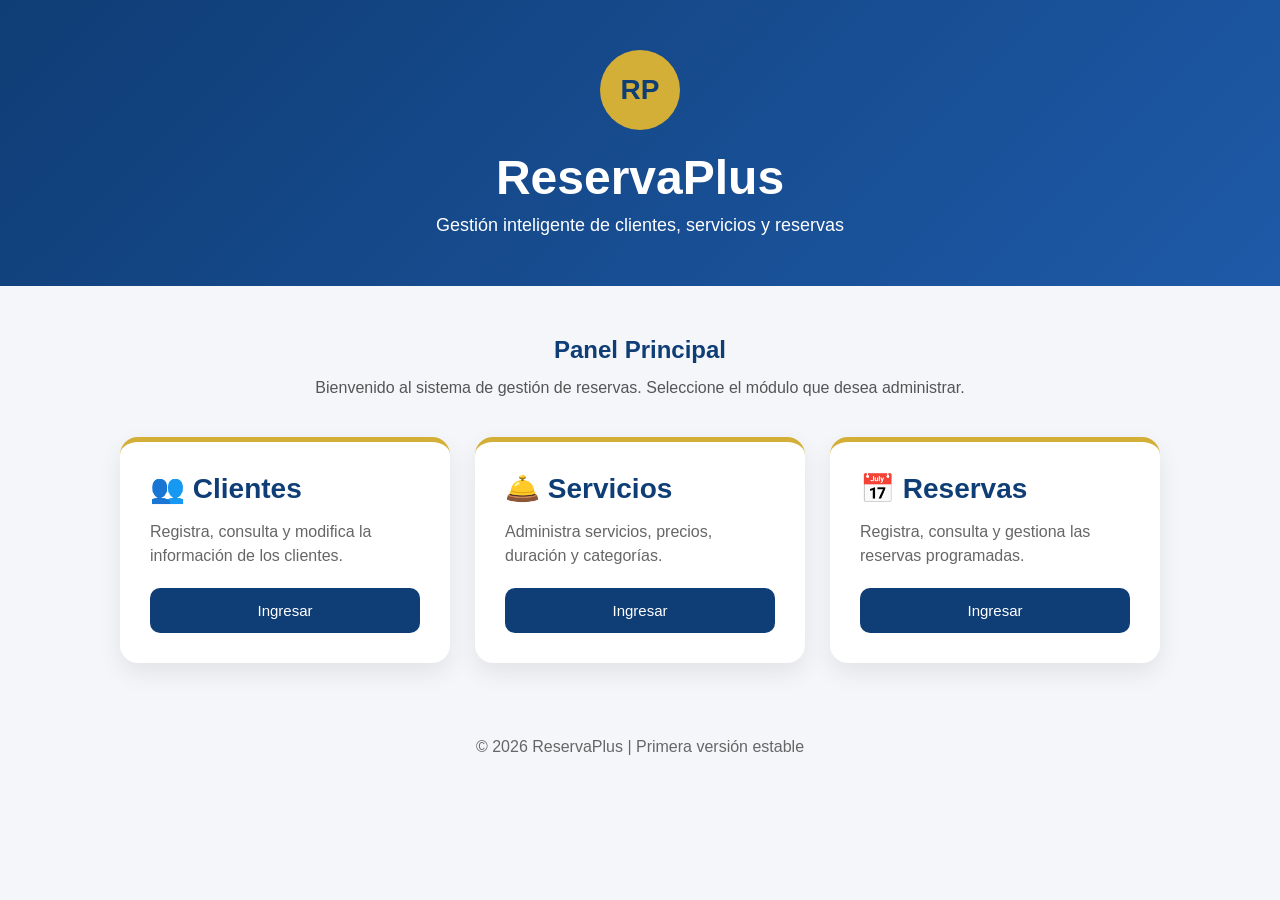
<file: index.html>
<!DOCTYPE html>
<html lang="es">



<head>
    <meta charset="UTF-8">
    <meta name="viewport" content="width=device-width, initial-scale=1.0">
    <title>ReservaPlus</title>
    <link rel="stylesheet" href="css/estilos.css">
</head>



<body>



    <header class="encabezado">



        <div class="logo">
            RP
        </div>



        <h1>ReservaPlus</h1>



        <p>
            Gestión inteligente de clientes,
            servicios y reservas
        </p>



    </header>



    <main class="contenedor">



        <h2>Panel Principal</h2>



        <p>
            Bienvenido al sistema de gestión de reservas.
            Seleccione el módulo que desea administrar.
        </p>



        <section class="modulos">



            <article class="tarjeta">



                <h3>👥 Clientes</h3>



                <p>
                    Registra, consulta y modifica la
                    información de los clientes.
                </p>



                <button
                    onclick="location.href='clientes.html'">
                    Ingresar
                </button>



            </article>



            <article class="tarjeta">



                <h3>🛎️ Servicios</h3>



                <p>
                    Administra servicios, precios,
                    duración y categorías.
                </p>



                <button
                    onclick="location.href='servicios.html'">
                    Ingresar
                </button>



            </article>



            <article class="tarjeta">



                <h3>📅 Reservas</h3>



                <p>
                    Registra, consulta y gestiona
                    las reservas programadas.
                </p>



                <button
                    onclick="location.href='reservas.html'">
                    Ingresar
                </button>



            </article>



        </section>



    </main>



    <footer>



        <p>
            © 2026 ReservaPlus | Primera versión estable
        </p>



    </footer>



</body>



</html>
</file>
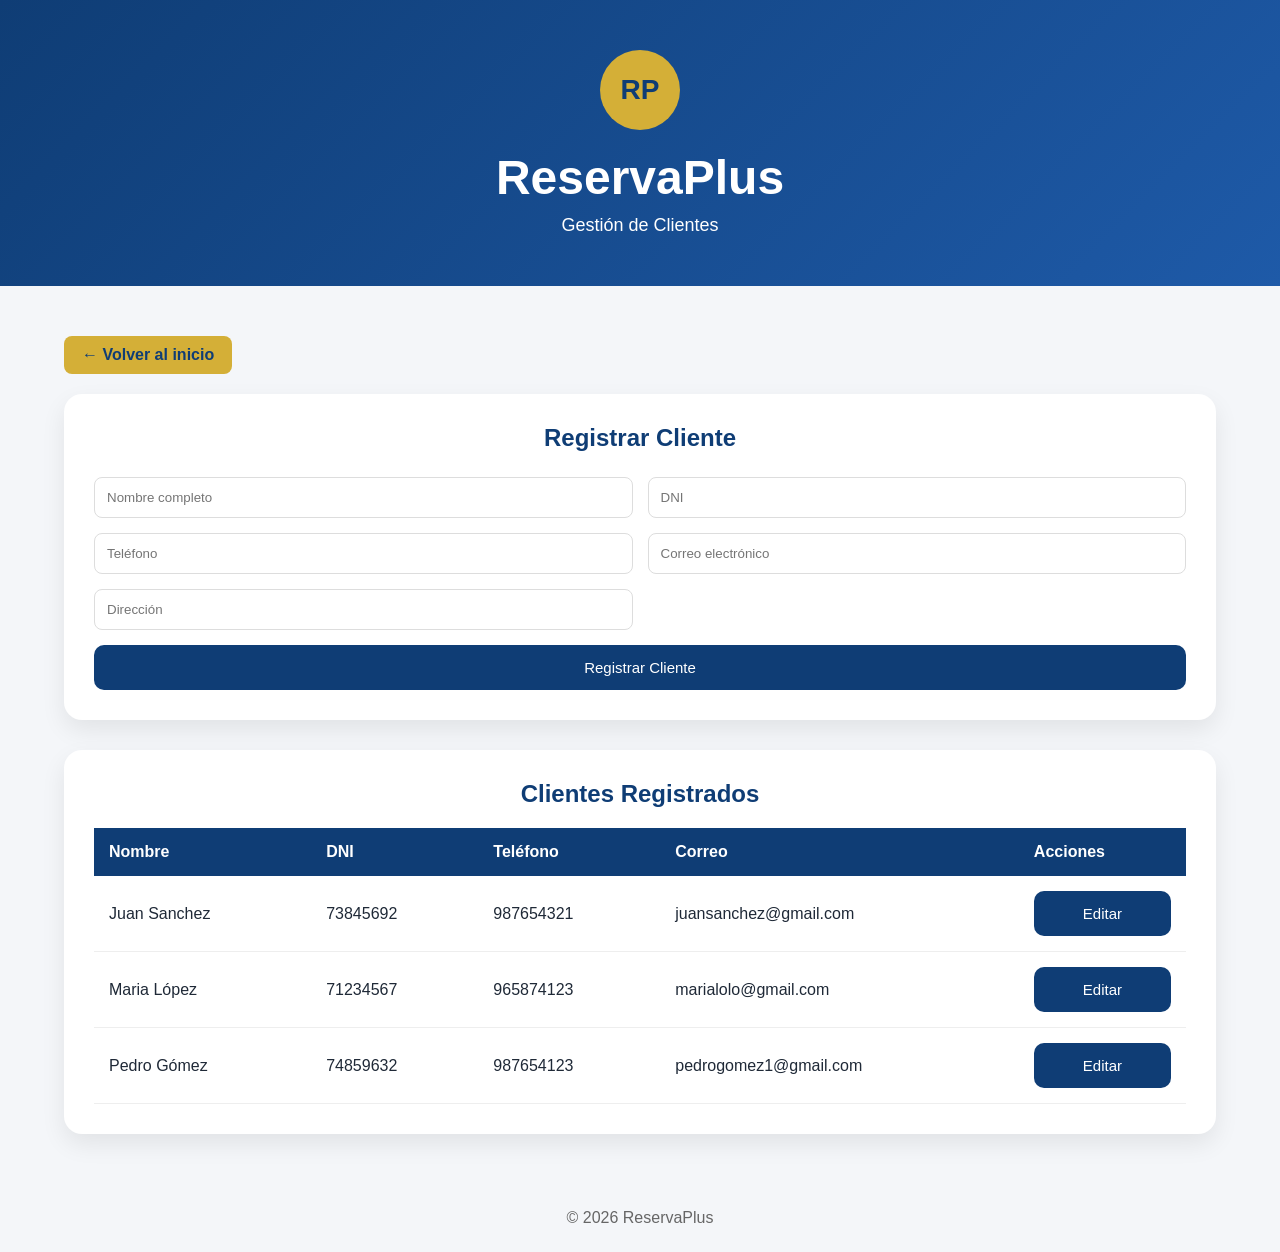
<file: clientes.html>
<!DOCTYPE html>
<html lang="es">

<head>
    <meta charset="UTF-8">
    <meta name="viewport" content="width=device-width, initial-scale=1.0">
    <title>ReservaPlus | Clientes</title>
    <link rel="stylesheet" href="css/estilos.css">
</head>

<body>

    <header class="encabezado">

        <div class="logo">RP</div>

        <h1>ReservaPlus</h1>

        <p>Gestión de Clientes</p>

    </header>

    <main class="contenedor">

        <a href="index.html" class="btn-volver">
            ← Volver al inicio
        </a>

        <div class="tarjeta-formulario">

            <h2>Registrar Cliente</h2>

            <form>

                <input type="text"
                       placeholder="Nombre completo"
                       required>

                <input type="text"
                       placeholder="DNI"
                       required>

                <input type="text"
                       placeholder="Teléfono"
                       required>

                <input type="email"
                       placeholder="Correo electrónico"
                       required>

                <input type="text"
                       placeholder="Dirección">

                <button type="submit">
                    Registrar Cliente
                </button>

            </form>

        </div>

        <div class="tabla-reservas">

            <h2>Clientes Registrados</h2>

            <table>

                <thead>

                    <tr>
                        <th>Nombre</th>
                        <th>DNI</th>
                        <th>Teléfono</th>
                        <th>Correo</th>
                        <th>Acciones</th>
                    </tr>

                </thead>

                <tbody>

                    <tr>
                        <td>Juan Sanchez</td>
                        <td>73845692</td>
                        <td>987654321</td>
                        <td>juansanchez@gmail.com</td>
                        <td><button>Editar</button></td>
                    </tr>

                    <tr>
                        <td>Maria López</td>
                        <td>71234567</td>
                        <td>965874123</td>
                        <td>marialolo@gmail.com</td>
                        <td><button>Editar</button></td>
                    </tr>

                    <tr>
                        <td>Pedro Gómez</td>
                        <td>74859632</td>
                        <td>987654123</td>
                        <td>pedrogomez1@gmail.com</td>
                        <td><button>Editar</button></td>
                    </tr>

                </tbody>

            </table>

        </div>

    </main>

    <footer>
        <p>© 2026 ReservaPlus</p>
    </footer>

</body>
</html>
</file>
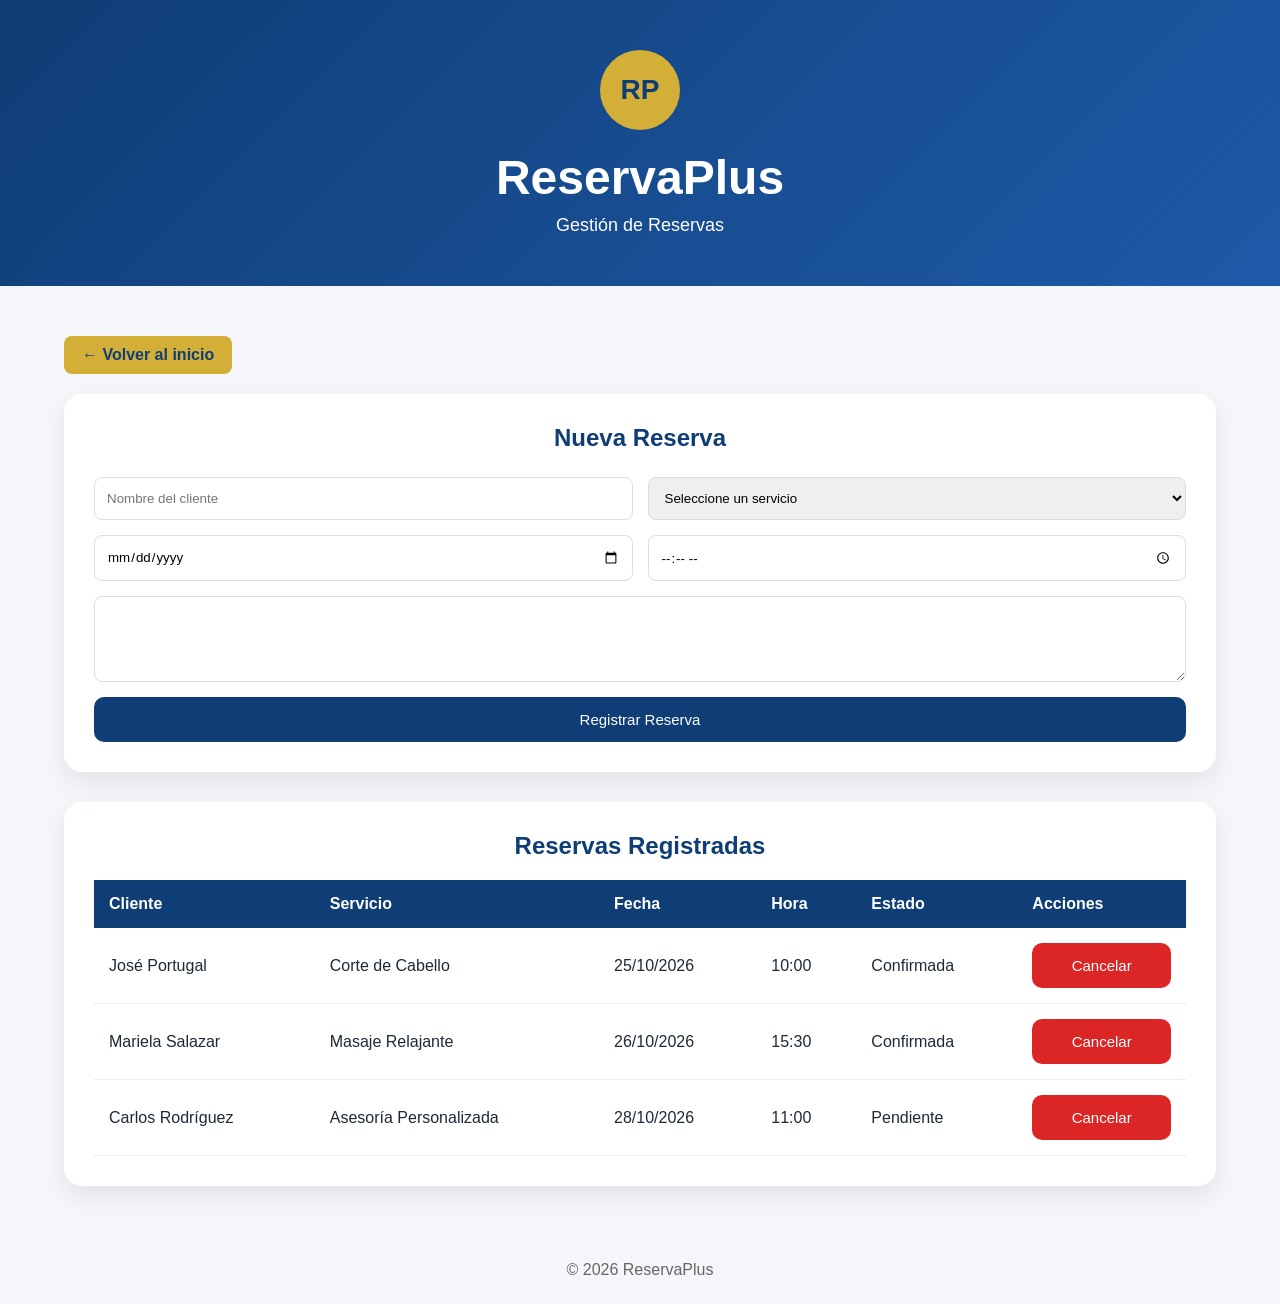
<file: reservas.html>
<!DOCTYPE html>
<html lang="es">

<head>
    <meta charset="UTF-8">
    <meta name="viewport" content="width=device-width, initial-scale=1.0">
    <title>ReservaPlus | Reservas</title>
    <link rel="stylesheet" href="css/estilos.css">
</head>

<body>

    <header class="encabezado">

        <div class="logo">RP</div>

        <h1>ReservaPlus</h1>

        <p>Gestión de Reservas</p>

    </header>

    <main class="contenedor">

        <a href="index.html" class="btn-volver">
            ← Volver al inicio
        </a>

        <div class="tarjeta-formulario">

            <h2>Nueva Reserva</h2>

            <form>

                <input type="text"
                       placeholder="Nombre del cliente"
                       required>

                <select required>

                    <option value="">
                        Seleccione un servicio
                    </option>

                    <option>Corte de Cabello</option>
                    <option>Masaje Relajante</option>
                    <option>Asesoría Personalizada</option>

                </select>

                <input type="date" required>

                <input type="time" required>

                <textarea
                    rows="4"
                    placeholder="Observaciones de la reserva">
                </textarea>

                <button type="submit">
                    Registrar Reserva
                </button>

            </form>

        </div>

        <div class="tabla-reservas">

            <h2>Reservas Registradas</h2>

            <table>

                <thead>

                    <tr>
                        <th>Cliente</th>
                        <th>Servicio</th>
                        <th>Fecha</th>
                        <th>Hora</th>
                        <th>Estado</th>
                        <th>Acciones</th>
                    </tr>

                </thead>

                <tbody>

                    <tr>
                        <td>José Portugal</td>
                        <td>Corte de Cabello</td>
                        <td>25/10/2026</td>
                        <td>10:00</td>
                        <td>Confirmada</td>
                        <td>
                            <button class="btn-cancelar">
                                Cancelar
                            </button>
                        </td>
                    </tr>

                    <tr>
                        <td>Mariela Salazar</td>
                        <td>Masaje Relajante</td>
                        <td>26/10/2026</td>
                        <td>15:30</td>
                        <td>Confirmada</td>
                        <td>
                            <button class="btn-cancelar">
                                Cancelar
                            </button>
                        </td>
                    </tr>

                    <tr>
                        <td>Carlos Rodríguez</td>
                        <td>Asesoría Personalizada</td>
                        <td>28/10/2026</td>
                        <td>11:00</td>
                        <td>Pendiente</td>
                        <td>
                            <button class="btn-cancelar">
                                Cancelar
                            </button>
                        </td>
                    </tr>

                </tbody>

            </table>

        </div>

    </main>

    <footer>
        <p>© 2026 ReservaPlus</p>
    </footer>

</body>
</html>
</file>
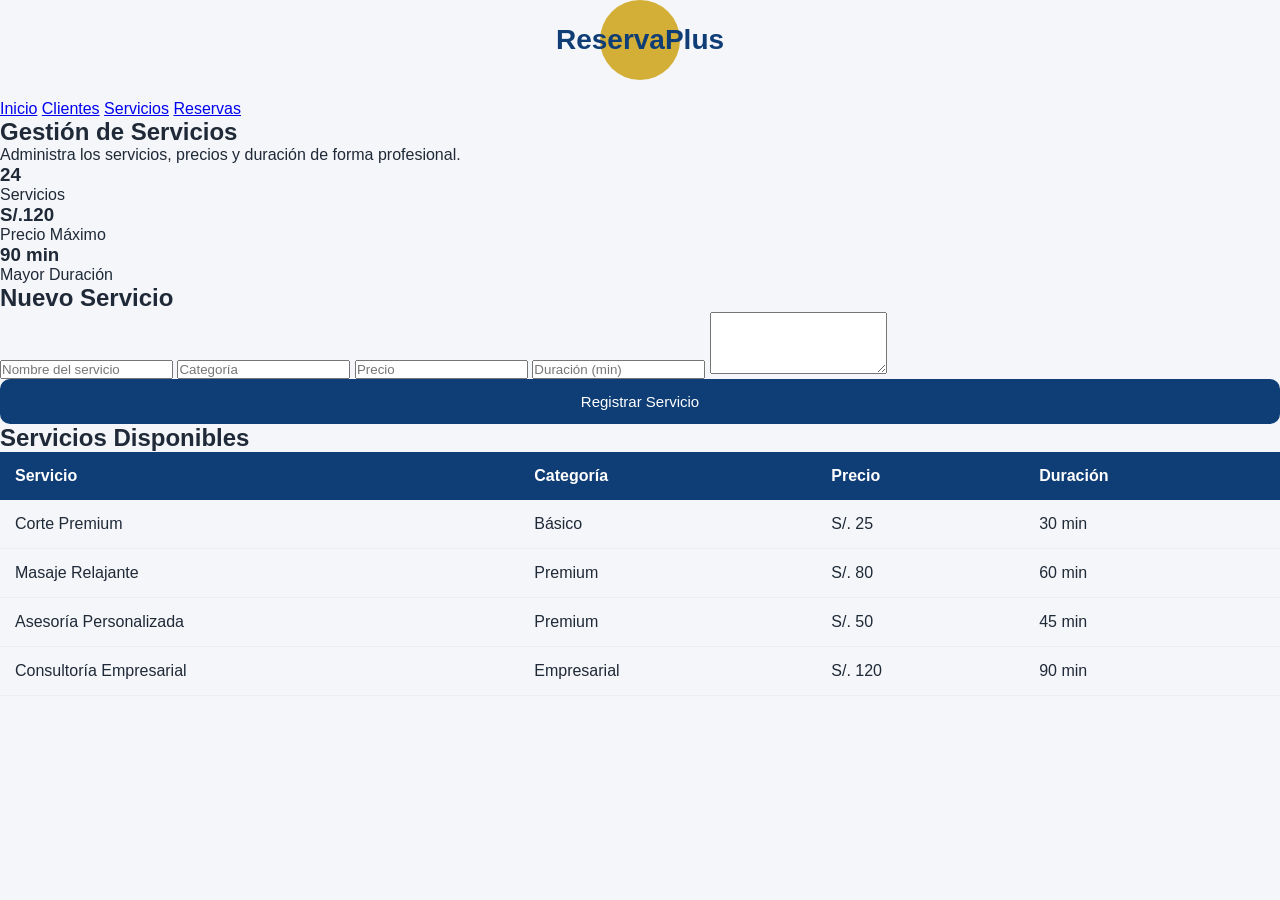
<file: servicios.html>
<!DOCTYPE html>
<html lang="es">

<head>
    <meta charset="UTF-8">
    <meta name="viewport" content="width=device-width, initial-scale=1.0">
    <title>ReservaPlus | Servicios</title>
    <link rel="stylesheet" href="css/estilos.css">
</head>

<body>

    <header class="topbar">

        <div class="logo">
            ReservaPlus
        </div>

        <nav>
            <a href="index.html">Inicio</a>
            <a href="clientes.html">Clientes</a>
            <a href="servicios.html">Servicios</a>
            <a href="reservas.html">Reservas</a>
        </nav>

    </header>

    <section class="banner">

        <h1>Gestión de Servicios</h1>

        <p>
            Administra los servicios, precios y duración de forma profesional.
        </p>

    </section>

    <main class="dashboard">

        <div class="estadisticas">

            <div class="estadistica">
                <h3>24</h3>
                <span>Servicios</span>
            </div>

            <div class="estadistica">
                <h3>S/.120</h3>
                <span>Precio Máximo</span>
            </div>

            <div class="estadistica">
                <h3>90 min</h3>
                <span>Mayor Duración</span>
            </div>

        </div>

        <section class="card">

            <h2>Nuevo Servicio</h2>

            <form class="formulario">

                <input type="text" placeholder="Nombre del servicio">

                <input type="text" placeholder="Categoría">

                <input type="number" placeholder="Precio">

                <input type="number" placeholder="Duración (min)">

                <textarea
                    rows="4"
                    placeholder="Descripción del servicio">
                </textarea>

                <button>
                    Registrar Servicio
                </button>

            </form>

        </section>

        <section class="card">

            <h2>Servicios Disponibles</h2>

            <table>

                <thead>
                    <tr>
                        <th>Servicio</th>
                        <th>Categoría</th>
                        <th>Precio</th>
                        <th>Duración</th>
                    </tr>
                </thead>

                <tbody>

                    <tr>
                        <td>Corte Premium</td>
                        <td>Básico</td>
                        <td>S/. 25</td>
                        <td>30 min</td>
                    </tr>

                    <tr>
                        <td>Masaje Relajante</td>
                        <td>Premium</td>
                        <td>S/. 80</td>
                        <td>60 min</td>
                    </tr>

                    <tr>
                        <td>Asesoría Personalizada</td>
                        <td>Premium</td>
                        <td>S/. 50</td>
                        <td>45 min</td>
                    </tr>

                    <tr>
                        <td>Consultoría Empresarial</td>
                        <td>Empresarial</td>
                        <td>S/. 120</td>
                        <td>90 min</td>
                    </tr>

                </tbody>

            </table>

        </section>

    </main>

</body>

</html>
</file>
<file: css/estilos.css>
*{
    margin:0;
    padding:0;
    box-sizing:border-box;
    font-family:'Segoe UI',sans-serif;
}

body{
    background:#f4f6f9;
    color:#1f2937;
}

/* HEADER */

.encabezado{
    background:linear-gradient(135deg,#0f3d75,#1e5aa8);
    color:white;
    text-align:center;
    padding:50px 20px;
}

.logo{
    width:80px;
    height:80px;
    background:#d4af37;
    color:#0f3d75;
    border-radius:50%;
    display:flex;
    justify-content:center;
    align-items:center;
    margin:0 auto 20px;
    font-size:28px;
    font-weight:bold;
}

.encabezado h1{
    font-size:48px;
    margin-bottom:10px;
}

.encabezado p{
    font-size:18px;
}

/* CONTENIDO */

.contenedor{
    width:90%;
    max-width:1200px;
    margin:50px auto;
}

.contenedor h2{
    text-align:center;
    color:#0f3d75;
    margin-bottom:15px;
}

.contenedor > p{
    text-align:center;
    margin-bottom:40px;
    color:#555;
}

/* MODULOS */

.modulos{
    display:flex;
    gap:25px;
    justify-content:center;
    flex-wrap:wrap;
}

.tarjeta{
    background:white;
    width:330px;
    padding:30px;
    border-radius:18px;
    box-shadow:0 10px 25px rgba(0,0,0,.08);
    transition:.3s;
    border-top:5px solid #d4af37;
}

.tarjeta:hover{
    transform:translateY(-8px);
}

.tarjeta h3{
    color:#0f3d75;
    margin-bottom:15px;
    font-size:28px;
}

.tarjeta p{
    color:#666;
    margin-bottom:20px;
    line-height:1.5;
}

/* BOTONES */

button{
    background:#0f3d75;
    color:white;
    border:none;
    padding:14px;
    width:100%;
    border-radius:10px;
    cursor:pointer;
    font-size:15px;
    transition:.3s;
}

button:hover{
    background:#d4af37;
    color:#0f3d75;
}

/* FORMULARIOS */

.tarjeta-formulario{
    background:white;
    padding:30px;
    border-radius:18px;
    margin-bottom:30px;
    box-shadow:0 10px 25px rgba(0,0,0,.08);
}

.tarjeta-formulario h2{
    margin-bottom:25px;
    color:#0f3d75;
}

.tarjeta-formulario form{
    display:grid;
    grid-template-columns:1fr 1fr;
    gap:15px;
}

.tarjeta-formulario input,
.tarjeta-formulario select,
.tarjeta-formulario textarea{
    padding:12px;
    border:1px solid #ddd;
    border-radius:8px;
}

.tarjeta-formulario textarea{
    grid-column:1/3;
}

.tarjeta-formulario button{
    grid-column:1/3;
}

/* TABLAS */

.tabla-reservas{
    background:white;
    padding:30px;
    border-radius:18px;
    box-shadow:0 10px 25px rgba(0,0,0,.08);
    overflow-x:auto;
}

.tabla-reservas h2{
    color:#0f3d75;
    margin-bottom:20px;
}

table{
    width:100%;
    border-collapse:collapse;
}

thead{
    background:#0f3d75;
    color:white;
}

th{
    padding:15px;
    text-align:left;
}

td{
    padding:15px;
    border-bottom:1px solid #eee;
}

tbody tr:hover{
    background:#f8fafc;
}

.btn-cancelar{
    background:#dc2626;
}

.btn-cancelar:hover{
    background:#b91c1c;
    color:white;
}

.btn-volver{
    display:inline-block;
    margin-bottom:20px;
    text-decoration:none;
    background:#d4af37;
    color:#0f3d75;
    padding:10px 18px;
    border-radius:8px;
    font-weight:bold;
}

/* FOOTER */

footer{
    margin-top:50px;
    text-align:center;
    padding:25px;
    color:#666;
}

/* RESPONSIVE */

@media(max-width:768px){

    .tarjeta-formulario form{
        grid-template-columns:1fr;
    }

    .tarjeta-formulario textarea,
    .tarjeta-formulario button{
        grid-column:auto;
    }

    .encabezado h1{
        font-size:36px;
    }
}
</file>
